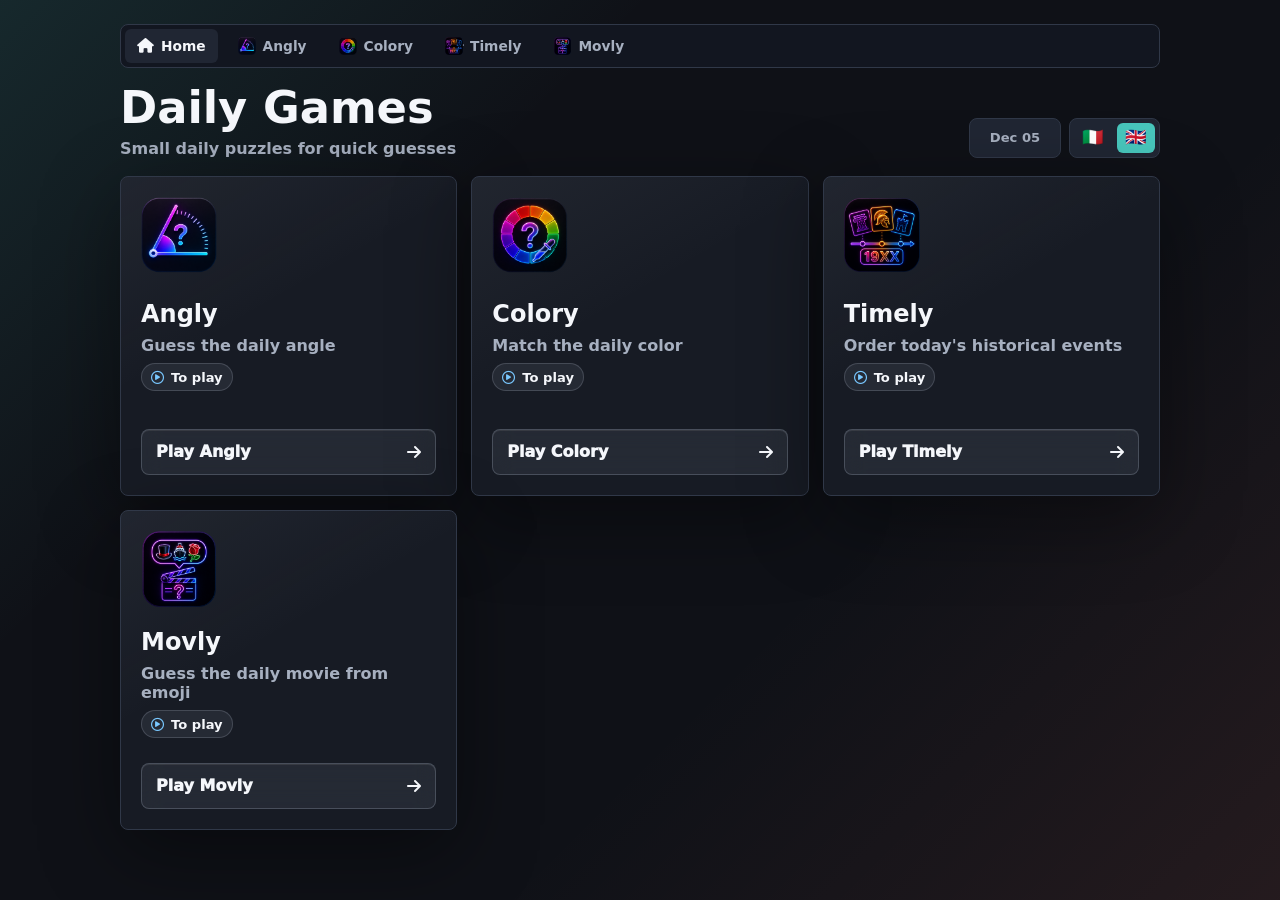
<file: index.html>
<!doctype html>
<html lang="en">
  <head>
    <meta charset="utf-8">
    <meta name="viewport" content="width=device-width, initial-scale=1">
    <meta name="description" content="Small daily browser puzzles: guess angles, match RGB colors, order historical events, and decode movies from emoji.">
    <meta name="theme-color" content="#0f1117">
    <meta name="color-scheme" content="dark">
    <meta name="application-name" content="Daily Games">
    <meta name="apple-mobile-web-app-title" content="Daily Games">
    <meta name="mobile-web-app-capable" content="yes">
    <meta name="apple-mobile-web-app-capable" content="yes">
    <meta name="apple-mobile-web-app-status-bar-style" content="black-translucent">
    <meta name="format-detection" content="telephone=no">
    <meta property="og:type" content="website">
    <meta property="og:title" content="Daily Games">
    <meta property="og:description" content="Small daily browser puzzles: Angly, Colory, Timely, and Movly.">
    <meta property="og:image" content="assets/icon.png">
    <meta name="twitter:card" content="summary">
    <meta name="twitter:title" content="Daily Games">
    <meta name="twitter:description" content="Small daily browser puzzles: Angly, Colory, Timely, and Movly.">
    <meta name="twitter:image" content="assets/icon.png">
    <title>Daily Games</title>
    <link rel="icon" type="image/png" href="assets/icon.png">
    <link rel="apple-touch-icon" href="assets/icon.png">
    <link rel="manifest" href="site.webmanifest">
    <link rel="stylesheet" href="https://cdnjs.cloudflare.com/ajax/libs/font-awesome/6.5.2/css/all.min.css">
    <link rel="stylesheet" href="styles.css">
  </head>
  <body>
    <main class="app-shell home-shell">
      <section class="game-panel home-panel" aria-labelledby="home-title">
        <nav class="site-nav" aria-label="Games">
          <a class="nav-link is-active" href="index.html">
            <i class="fa-solid fa-house" aria-hidden="true"></i>
            <span data-i18n="navHome">Home</span>
          </a>
          <a class="nav-link" href="angly.html">
            <span class="nav-icon-wrap" aria-hidden="true">
              <img class="nav-game-icon" src="assets/angly-icon.png" alt="" onerror="this.hidden = true">
              <i class="fa-solid fa-drafting-compass"></i>
            </span>
            <span data-i18n="navAngly">Angly</span>
          </a>
          <a class="nav-link" href="colory.html">
            <span class="nav-icon-wrap" aria-hidden="true">
              <img class="nav-game-icon" src="assets/colory-icon.png" alt="" onerror="this.hidden = true">
              <i class="fa-solid fa-palette"></i>
            </span>
            <span data-i18n="navColory">Colory</span>
          </a>
          <a class="nav-link" href="timely.html">
            <span class="nav-icon-wrap" aria-hidden="true">
              <img class="nav-game-icon" src="assets/timely-icon.png" alt="" onerror="this.hidden = true">
              <i class="fa-solid fa-timeline"></i>
            </span>
            <span data-i18n="navTimely">Timely</span>
          </a>
          <a class="nav-link" href="movly.html">
            <span class="nav-icon-wrap" aria-hidden="true">
              <img class="nav-game-icon" src="assets/movly-icon.png" alt="" onerror="this.hidden = true">
              <i class="fa-solid fa-film"></i>
            </span>
            <span data-i18n="navMovly">Movly</span>
          </a>
        </nav>

        <header class="home-hero">
          <div class="title-block">
            <h1 id="home-title" data-i18n="homeTitle">Daily Games</h1>
            <p class="home-subtitle" data-i18n="homeSubtitle">Small daily puzzles for quick guesses.</p>
          </div>

          <div class="top-actions">
            <div class="date-pill" id="dateLabel" data-i18n-aria="dailyDateLabel" aria-label="Daily date"></div>
            <div class="language-switch" role="group" data-i18n-aria="languageLabel" aria-label="Language">
              <button class="language-button" type="button" data-lang="it" data-i18n-aria="italianLanguage" aria-label="Italiano">🇮🇹</button>
              <button class="language-button" type="button" data-lang="en" data-i18n-aria="englishLanguage" aria-label="English">🇬🇧</button>
            </div>
          </div>
        </header>

        <div class="game-card-grid">
          <article class="game-card is-angly">
            <div class="game-card-art" aria-hidden="true">
              <img class="game-card-png" src="assets/angly-icon.png" alt="" loading="lazy" onerror="this.hidden = true">
              <i class="fa-solid fa-drafting-compass"></i>
            </div>
            <div class="game-card-copy">
              <h2 data-i18n="anglyTitle">Angly</h2>
              <p data-i18n="anglyDescription">Guess the daily angle</p>
              <span class="game-status" id="anglyStatus"></span>
            </div>
            <a class="play-link" href="angly.html">
              <span data-i18n="playAngly">Play Angly</span>
              <i class="fa-solid fa-arrow-right" aria-hidden="true"></i>
            </a>
          </article>

          <article class="game-card is-colory">
            <div class="game-card-art" aria-hidden="true">
              <img class="game-card-png" src="assets/colory-icon.png" alt="" loading="lazy" onerror="this.hidden = true">
              <i class="fa-solid fa-palette"></i>
            </div>
            <div class="game-card-copy">
              <h2 data-i18n="coloryTitle">Colory</h2>
              <p data-i18n="coloryDescription">Match the daily color</p>
              <span class="game-status" id="coloryStatus"></span>
            </div>
            <a class="play-link" href="colory.html">
              <span data-i18n="playColory">Play Colory</span>
              <i class="fa-solid fa-arrow-right" aria-hidden="true"></i>
            </a>
          </article>

          <article class="game-card is-timely">
            <div class="game-card-art" aria-hidden="true">
              <img class="game-card-png" src="assets/timely-icon.png" alt="" loading="lazy" onerror="this.hidden = true">
              <i class="fa-solid fa-timeline"></i>
            </div>
            <div class="game-card-copy">
              <h2 data-i18n="timelyTitle">Timely</h2>
              <p data-i18n="timelyDescription">Order today's historical events</p>
              <span class="game-status" id="timelyStatus"></span>
            </div>
            <a class="play-link" href="timely.html">
              <span data-i18n="playTimely">Play Timely</span>
              <i class="fa-solid fa-arrow-right" aria-hidden="true"></i>
            </a>
          </article>

          <article class="game-card is-movly">
            <div class="game-card-art" aria-hidden="true">
              <img class="game-card-png" src="assets/movly-icon.png" alt="" loading="lazy" onerror="this.hidden = true">
              <i class="fa-solid fa-film"></i>
            </div>
            <div class="game-card-copy">
              <h2 data-i18n="movlyTitle">Movly</h2>
              <p data-i18n="movlyDescription">Guess the daily movie from emoji</p>
              <span class="game-status" id="movlyStatus"></span>
            </div>
            <a class="play-link" href="movly.html">
              <span data-i18n="playMovly">Play Movly</span>
              <i class="fa-solid fa-arrow-right" aria-hidden="true"></i>
            </a>
          </article>
        </div>
      </section>
    </main>

    <script src="home.js"></script>
  </body>
</html>
</file>
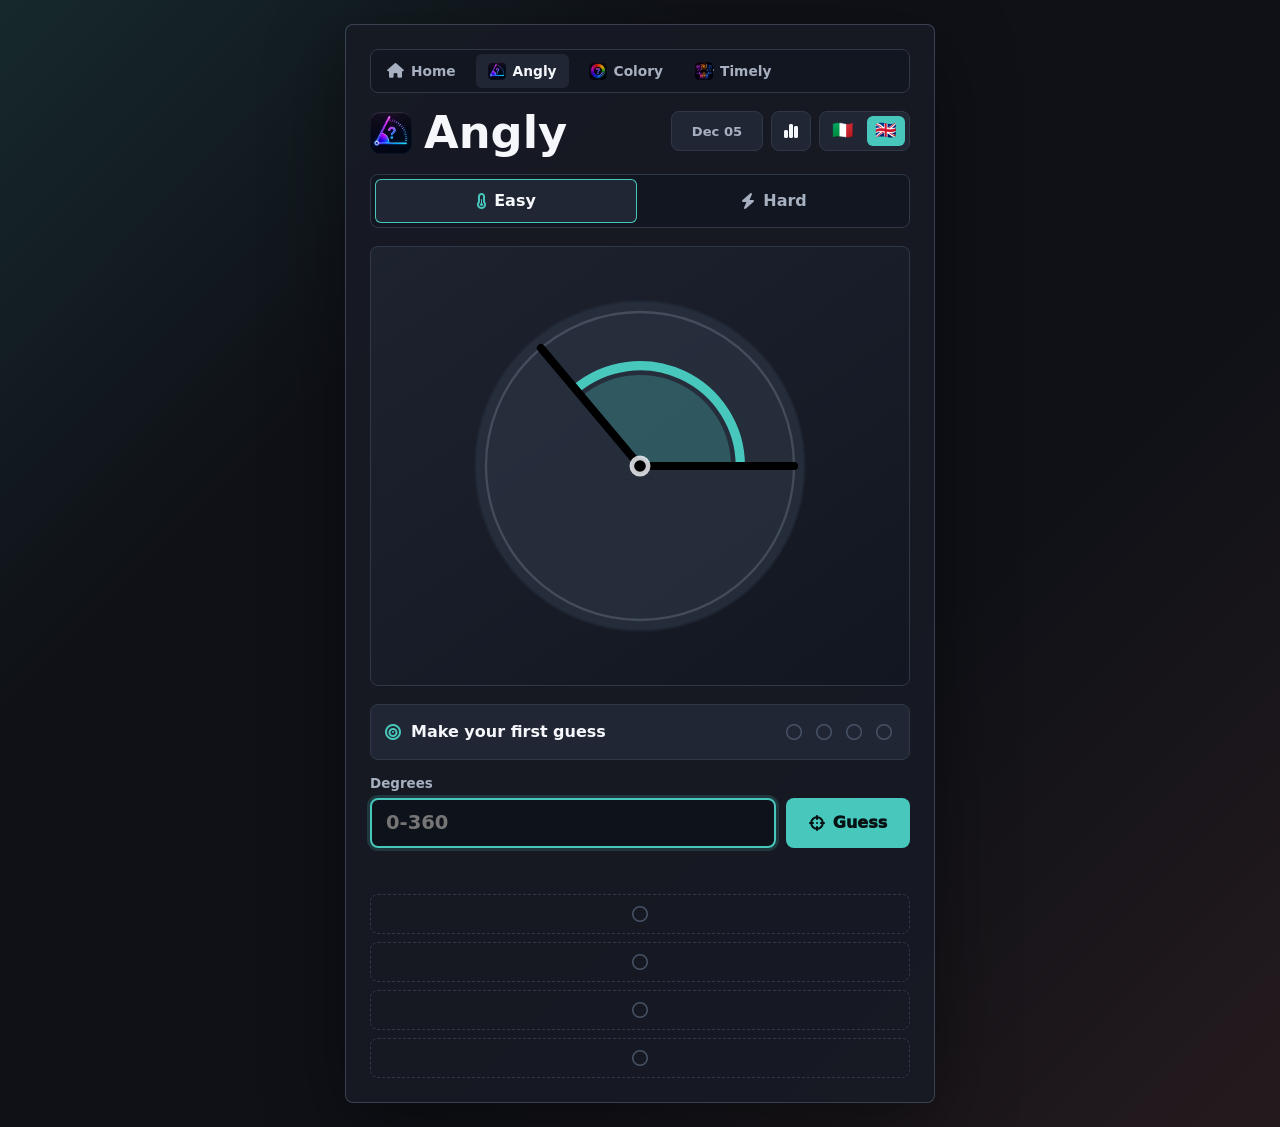
<file: angly.html>
<!doctype html>
<html lang="en">
  <head>
    <meta charset="utf-8">
    <meta name="viewport" content="width=device-width, initial-scale=1">
    <meta name="description" content="Guess the daily angle in Angly, a quick browser puzzle with four attempts.">
    <meta name="theme-color" content="#0f1117">
    <meta name="color-scheme" content="dark">
    <meta name="application-name" content="Daily Games">
    <meta name="apple-mobile-web-app-title" content="Angly">
    <meta name="mobile-web-app-capable" content="yes">
    <meta name="apple-mobile-web-app-capable" content="yes">
    <meta name="apple-mobile-web-app-status-bar-style" content="black-translucent">
    <meta name="format-detection" content="telephone=no">
    <meta property="og:type" content="website">
    <meta property="og:title" content="Angly">
    <meta property="og:description" content="Guess the daily angle in four attempts.">
    <meta property="og:image" content="assets/icon.png">
    <meta name="twitter:card" content="summary">
    <meta name="twitter:title" content="Angly">
    <meta name="twitter:description" content="Guess the daily angle in four attempts.">
    <meta name="twitter:image" content="assets/icon.png">
    <title>Angly</title>
    <link rel="icon" type="image/png" href="assets/icon.png">
    <link rel="apple-touch-icon" href="assets/icon.png">
    <link rel="manifest" href="site.webmanifest">
    <link rel="stylesheet" href="https://cdnjs.cloudflare.com/ajax/libs/font-awesome/6.5.2/css/all.min.css">
    <link rel="stylesheet" href="styles.css">
  </head>
  <body>
    <main class="app-shell">
      <section class="game-panel" aria-labelledby="app-title">
        <nav class="site-nav" aria-label="Games">
          <a class="nav-link" href="index.html">
            <i class="fa-solid fa-house" aria-hidden="true"></i>
            <span data-i18n="navHome">Home</span>
          </a>
          <a class="nav-link is-active" href="angly.html">
            <span class="nav-icon-wrap" aria-hidden="true">
              <img class="nav-game-icon" src="assets/angly-icon.png" alt="" onerror="this.hidden = true">
              <i class="fa-solid fa-drafting-compass"></i>
            </span>
            <span data-i18n="navAngly">Angly</span>
          </a>
          <a class="nav-link" href="colory.html">
            <span class="nav-icon-wrap" aria-hidden="true">
              <img class="nav-game-icon" src="assets/colory-icon.png" alt="" onerror="this.hidden = true">
              <i class="fa-solid fa-palette"></i>
            </span>
            <span data-i18n="navColory">Colory</span>
          </a>
          <a class="nav-link" href="timely.html">
            <span class="nav-icon-wrap" aria-hidden="true">
              <img class="nav-game-icon" src="assets/timely-icon.png" alt="" onerror="this.hidden = true">
              <i class="fa-solid fa-timeline"></i>
            </span>
            <span data-i18n="navTimely">Timely</span>
          </a>
        </nav>

        <header class="topbar">
          <div class="title-block">
            <h1 class="game-title" id="app-title">
              <span class="title-icon-wrap" aria-hidden="true">
                <img class="title-game-icon" src="assets/angly-icon.png" alt="" onerror="this.hidden = true">
                <i class="fa-solid fa-drafting-compass"></i>
              </span>
              <span data-i18n="title">Angly</span>
            </h1>
          </div>

          <div class="top-actions">
            <div class="date-pill" id="dateLabel" data-i18n-aria="dailyDateLabel" aria-label="Daily date"></div>
            <button class="icon-button" id="statsButton" type="button" data-i18n-aria="openStats" aria-label="Open statistics">
              <i class="fa-solid fa-chart-simple" aria-hidden="true"></i>
            </button>
            <div class="language-switch" role="group" data-i18n-aria="languageLabel" aria-label="Language">
              <button class="language-button" type="button" data-lang="it" data-i18n-aria="italianLanguage" aria-label="Italiano">🇮🇹</button>
              <button class="language-button" type="button" data-lang="en" data-i18n-aria="englishLanguage" aria-label="English">🇬🇧</button>
            </div>
          </div>
        </header>

        <div class="mode-switch" role="tablist" data-i18n-aria="difficultyLabel" aria-label="Difficulty">
          <button class="mode-button is-active" type="button" role="tab" aria-selected="true" data-mode="easy">
            <i class="fa-solid fa-temperature-half" aria-hidden="true"></i>
            <span data-i18n="easy">Easy</span>
          </button>
          <button class="mode-button" type="button" role="tab" aria-selected="false" data-mode="hard">
            <i class="fa-solid fa-bolt" aria-hidden="true"></i>
            <span data-i18n="hard">Hard</span>
          </button>
        </div>

        <div class="angle-stage" id="angleStage" aria-live="off">
          <svg id="angleSvg" class="angle-svg" viewBox="0 0 360 360" role="img" aria-labelledby="angleTitle angleDesc">
            <title id="angleTitle">Daily angle</title>
            <desc id="angleDesc">An angle to guess</desc>
            <circle class="guide-ring" cx="180" cy="180" r="132"></circle>
            <path id="angleSector" class="angle-sector" d=""></path>
            <path id="angleArc" class="angle-arc" d=""></path>
            <line id="baseRay" class="base-ray" x1="180" y1="180" x2="312" y2="180"></line>
            <line id="targetRay" class="target-ray" x1="180" y1="180" x2="312" y2="180"></line>
            <circle class="origin-dot" cx="180" cy="180" r="7"></circle>
          </svg>
        </div>

        <div class="status-strip" id="statusStrip">
          <div class="status-copy">
            <i id="statusIcon" class="fa-solid fa-bullseye" aria-hidden="true"></i>
            <p id="statusText" class="status-text" data-i18n="ready">Make your first guess.</p>
          </div>
          <div class="attempt-dots" id="attemptDots" data-i18n-aria="attemptsLabel" aria-label="Attempts"></div>
        </div>

        <form class="guess-form" id="guessForm" novalidate>
          <label class="guess-label" for="guessInput" data-i18n="guessLabel">Degrees</label>
          <div class="input-row">
            <input id="guessInput" class="guess-input" name="guess" type="tel" inputmode="numeric" pattern="[0-9]*" enterkeyhint="done" autocomplete="off" min="0" max="360" placeholder="0-360">
            <button class="guess-button" type="submit">
              <i class="fa-solid fa-crosshairs" aria-hidden="true"></i>
              <span data-i18n="guessButton">Guess</span>
            </button>
          </div>
          <p id="formMessage" class="form-message" aria-live="polite">
            <i id="formMessageIcon" class="fa-solid fa-circle-info" aria-hidden="true"></i>
            <span id="formMessageText"></span>
          </p>
        </form>

        <ol class="guess-list" id="guessList" data-i18n-aria="previousGuesses" aria-label="Previous guesses"></ol>
      </section>
    </main>

    <dialog class="stats-dialog" id="statsDialog" aria-labelledby="statsTitle">
      <div class="stats-panel">
        <header class="stats-header">
          <div>
            <p class="eyebrow" data-i18n="statsEyebrow">Local stats</p>
            <h2 id="statsTitle" data-i18n="statsTitle">Statistics</h2>
          </div>
          <button class="icon-button" id="statsCloseButton" type="button" data-i18n-aria="closeStats" aria-label="Close statistics">
            <i class="fa-solid fa-xmark" aria-hidden="true"></i>
          </button>
        </header>

        <div class="stats-grid">
          <div class="stat-tile">
            <i class="fa-solid fa-gamepad" aria-hidden="true"></i>
            <span id="statsPlayed" class="stat-value">0</span>
            <span class="stat-label" data-i18n="statsPlayed">Played</span>
          </div>
          <div class="stat-tile">
            <i class="fa-solid fa-trophy" aria-hidden="true"></i>
            <span id="statsWins" class="stat-value">0</span>
            <span class="stat-label" data-i18n="statsWins">Wins</span>
          </div>
          <div class="stat-tile">
            <i class="fa-solid fa-percent" aria-hidden="true"></i>
            <span id="statsWinRate" class="stat-value">0%</span>
            <span class="stat-label" data-i18n="statsWinRate">Win rate</span>
          </div>
          <div class="stat-tile">
            <i class="fa-solid fa-fire" aria-hidden="true"></i>
            <span id="statsCurrentStreak" class="stat-value">0</span>
            <span class="stat-label" data-i18n="statsCurrentStreak">Streak</span>
          </div>
          <div class="stat-tile">
            <i class="fa-solid fa-medal" aria-hidden="true"></i>
            <span id="statsBestStreak" class="stat-value">0</span>
            <span class="stat-label" data-i18n="statsBestStreak">Best</span>
          </div>
        </div>

        <section class="distribution-section" aria-labelledby="distributionTitle">
          <h3 id="distributionTitle" data-i18n="distributionTitle">Guess distribution</h3>
          <div id="statsDistribution" class="distribution-list"></div>
          <p id="statsEmpty" class="stats-empty" data-i18n="statsEmpty">Finish a daily puzzle to start tracking stats.</p>
        </section>
      </div>
    </dialog>

    <script src="angly.js"></script>
  </body>
</html>
</file>
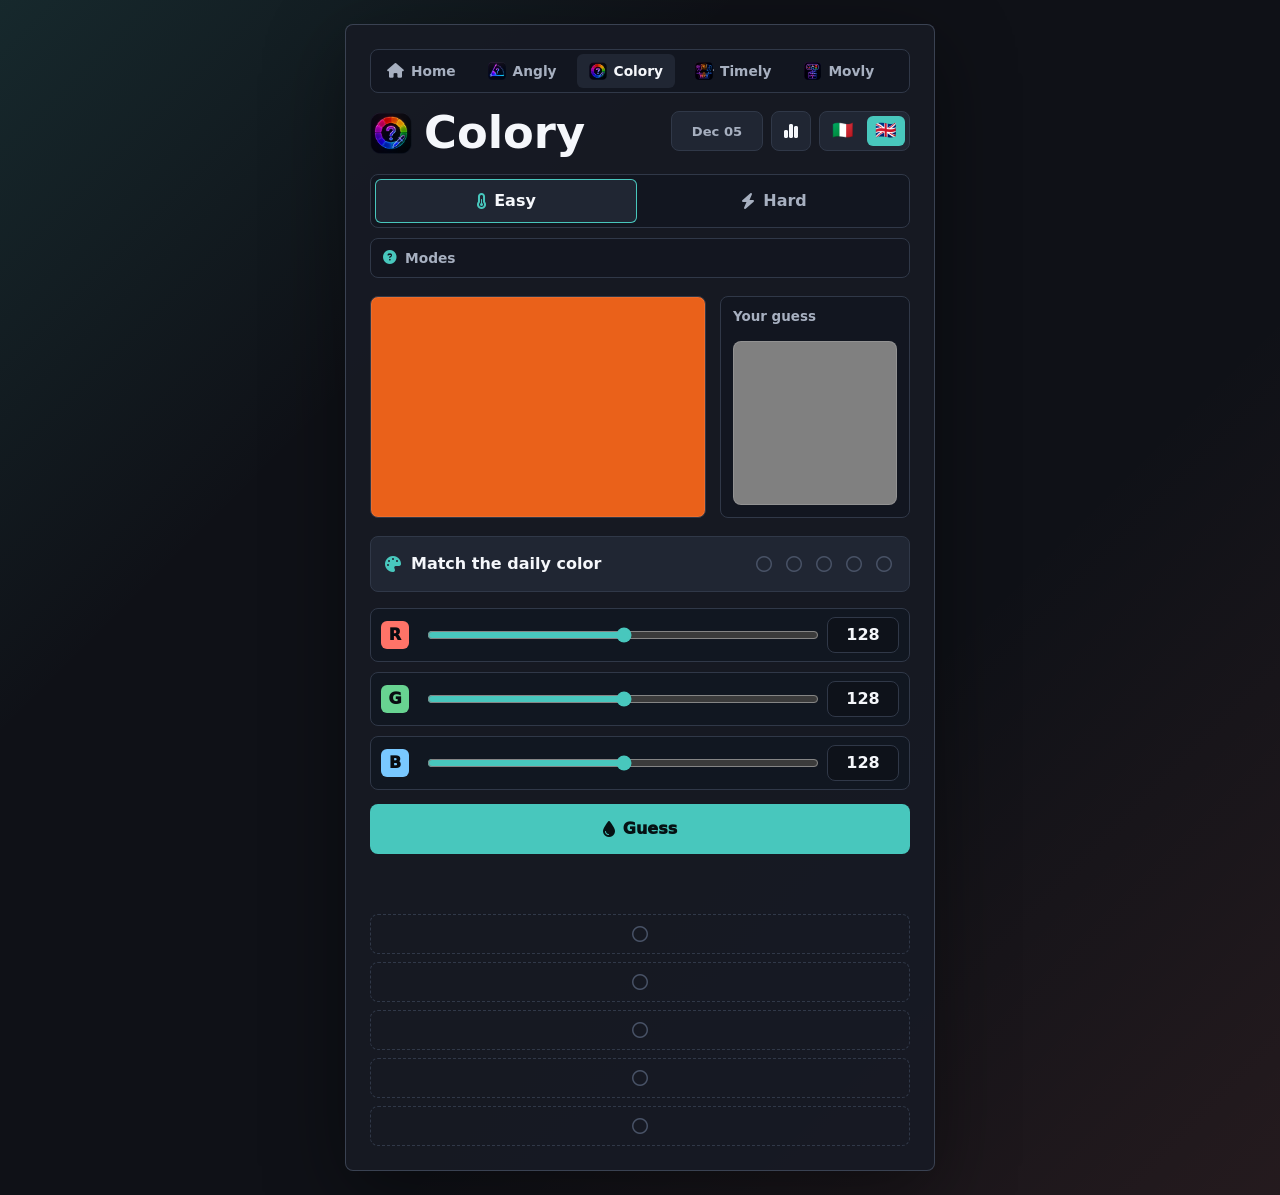
<file: colory.html>
<!doctype html>
<html lang="en">
  <head>
    <meta charset="utf-8">
    <meta name="viewport" content="width=device-width, initial-scale=1">
    <meta name="description" content="Match the daily RGB color in Colory, a quick browser puzzle with sliders.">
    <meta name="theme-color" content="#0f1117">
    <meta name="color-scheme" content="dark">
    <meta name="application-name" content="Daily Games">
    <meta name="apple-mobile-web-app-title" content="Colory">
    <meta name="mobile-web-app-capable" content="yes">
    <meta name="apple-mobile-web-app-capable" content="yes">
    <meta name="apple-mobile-web-app-status-bar-style" content="black-translucent">
    <meta name="format-detection" content="telephone=no">
    <meta property="og:type" content="website">
    <meta property="og:title" content="Colory">
    <meta property="og:description" content="Match the daily RGB color with sliders.">
    <meta property="og:image" content="assets/icon.png">
    <meta name="twitter:card" content="summary">
    <meta name="twitter:title" content="Colory">
    <meta name="twitter:description" content="Match the daily RGB color with sliders.">
    <meta name="twitter:image" content="assets/icon.png">
    <title>Colory</title>
    <link rel="icon" type="image/png" href="assets/icon.png">
    <link rel="apple-touch-icon" href="assets/icon.png">
    <link rel="manifest" href="site.webmanifest">
    <link rel="stylesheet" href="https://cdnjs.cloudflare.com/ajax/libs/font-awesome/6.5.2/css/all.min.css">
    <link rel="stylesheet" href="styles.css">
  </head>
  <body>
    <main class="app-shell">
      <section class="game-panel" aria-labelledby="app-title">
        <nav class="site-nav" aria-label="Games">
          <a class="nav-link" href="index.html">
            <i class="fa-solid fa-house" aria-hidden="true"></i>
            <span data-i18n="navHome">Home</span>
          </a>
          <a class="nav-link" href="angly.html">
            <span class="nav-icon-wrap" aria-hidden="true">
              <img class="nav-game-icon" src="assets/angly-icon.png" alt="" onerror="this.hidden = true">
              <i class="fa-solid fa-drafting-compass"></i>
            </span>
            <span data-i18n="navAngly">Angly</span>
          </a>
          <a class="nav-link is-active" href="colory.html">
            <span class="nav-icon-wrap" aria-hidden="true">
              <img class="nav-game-icon" src="assets/colory-icon.png" alt="" onerror="this.hidden = true">
              <i class="fa-solid fa-palette"></i>
            </span>
            <span data-i18n="navColory">Colory</span>
          </a>
          <a class="nav-link" href="timely.html">
            <span class="nav-icon-wrap" aria-hidden="true">
              <img class="nav-game-icon" src="assets/timely-icon.png" alt="" onerror="this.hidden = true">
              <i class="fa-solid fa-timeline"></i>
            </span>
            <span data-i18n="navTimely">Timely</span>
          </a>
          <a class="nav-link" href="movly.html">
            <span class="nav-icon-wrap" aria-hidden="true">
              <img class="nav-game-icon" src="assets/movly-icon.png" alt="" onerror="this.hidden = true">
              <i class="fa-solid fa-film"></i>
            </span>
            <span data-i18n="navMovly">Movly</span>
          </a>
        </nav>

        <header class="topbar">
          <div class="title-block">
            <h1 class="game-title" id="app-title">
              <span class="title-icon-wrap" aria-hidden="true">
                <img class="title-game-icon" src="assets/colory-icon.png" alt="" onerror="this.hidden = true">
                <i class="fa-solid fa-palette"></i>
              </span>
              <span data-i18n="title">Colory</span>
            </h1>
          </div>

          <div class="top-actions">
            <div class="date-pill" id="dateLabel" data-i18n-aria="dailyDateLabel" aria-label="Daily date"></div>
            <button class="icon-button" id="statsButton" type="button" data-i18n-aria="openStats" aria-label="Open statistics">
              <i class="fa-solid fa-chart-simple" aria-hidden="true"></i>
            </button>
            <div class="language-switch" role="group" data-i18n-aria="languageLabel" aria-label="Language">
              <button class="language-button" type="button" data-lang="it" data-i18n-aria="italianLanguage" aria-label="Italiano">🇮🇹</button>
              <button class="language-button" type="button" data-lang="en" data-i18n-aria="englishLanguage" aria-label="English">🇬🇧</button>
            </div>
          </div>
        </header>

        <div class="mode-switch" role="tablist" data-i18n-aria="difficultyLabel" aria-label="Difficulty">
          <button class="mode-button is-active" type="button" role="tab" aria-selected="true" data-mode="easy">
            <i class="fa-solid fa-temperature-half" aria-hidden="true"></i>
            <span data-i18n="easy">Easy</span>
          </button>
          <button class="mode-button" type="button" role="tab" aria-selected="false" data-mode="hard">
            <i class="fa-solid fa-bolt" aria-hidden="true"></i>
            <span data-i18n="hard">Hard</span>
          </button>
        </div>

        <details class="mode-legend">
          <summary>
            <i class="fa-solid fa-circle-question" aria-hidden="true"></i>
            <span data-i18n="modeLegendTitle">Modes</span>
          </summary>
          <div class="mode-legend-copy">
            <p><strong data-i18n="easy">Easy</strong>: <span data-i18n="easyLegend">win when every channel is within ±5.</span></p>
            <p><strong data-i18n="hard">Hard</strong>: <span data-i18n="hardLegend">guess the exact RGB values.</span></p>
          </div>
        </details>

        <div class="color-stage">
          <div class="color-target" id="targetSwatch" data-i18n-aria="targetColorLabel" aria-label="Target color"></div>
          <div class="color-preview-wrap">
            <span class="guess-label" data-i18n="yourGuess">Your guess</span>
            <div class="color-preview" id="guessPreview"></div>
          </div>
        </div>

        <div class="status-strip" id="statusStrip">
          <div class="status-copy">
            <i id="statusIcon" class="fa-solid fa-palette" aria-hidden="true"></i>
            <p id="statusText" class="status-text" data-i18n="ready">Match the daily color.</p>
          </div>
          <div class="attempt-dots" id="attemptDots" data-i18n-aria="attemptsLabel" aria-label="Attempts"></div>
        </div>

        <form class="color-form" id="colorForm" novalidate>
          <div class="rgb-controls">
            <label class="rgb-control">
              <span class="rgb-channel is-red">R</span>
              <input class="rgb-slider" id="redSlider" type="range" min="0" max="255" value="128" data-channel="r">
              <input class="rgb-number" id="redInput" type="tel" inputmode="numeric" pattern="[0-9]*" min="0" max="255" value="128" data-channel="r">
            </label>
            <label class="rgb-control">
              <span class="rgb-channel is-green">G</span>
              <input class="rgb-slider" id="greenSlider" type="range" min="0" max="255" value="128" data-channel="g">
              <input class="rgb-number" id="greenInput" type="tel" inputmode="numeric" pattern="[0-9]*" min="0" max="255" value="128" data-channel="g">
            </label>
            <label class="rgb-control">
              <span class="rgb-channel is-blue">B</span>
              <input class="rgb-slider" id="blueSlider" type="range" min="0" max="255" value="128" data-channel="b">
              <input class="rgb-number" id="blueInput" type="tel" inputmode="numeric" pattern="[0-9]*" min="0" max="255" value="128" data-channel="b">
            </label>
          </div>

          <button class="guess-button color-submit" type="submit">
            <i class="fa-solid fa-droplet" aria-hidden="true"></i>
            <span data-i18n="guessButton">Guess</span>
          </button>

          <p id="formMessage" class="form-message" aria-live="polite">
            <i id="formMessageIcon" class="fa-solid fa-circle-info" aria-hidden="true"></i>
            <span id="formMessageText"></span>
          </p>
        </form>

        <ol class="color-guess-list" id="guessList" data-i18n-aria="previousGuesses" aria-label="Previous guesses"></ol>
      </section>
    </main>

    <dialog class="stats-dialog" id="statsDialog" aria-labelledby="statsTitle">
      <div class="stats-panel">
        <header class="stats-header">
          <div>
            <p class="eyebrow" data-i18n="statsEyebrow">Local stats</p>
            <h2 id="statsTitle" data-i18n="statsTitle">Statistics</h2>
          </div>
          <button class="icon-button" id="statsCloseButton" type="button" data-i18n-aria="closeStats" aria-label="Close statistics">
            <i class="fa-solid fa-xmark" aria-hidden="true"></i>
          </button>
        </header>

        <div class="stats-grid">
          <div class="stat-tile">
            <i class="fa-solid fa-gamepad" aria-hidden="true"></i>
            <span id="statsPlayed" class="stat-value">0</span>
            <span class="stat-label" data-i18n="statsPlayed">Played</span>
          </div>
          <div class="stat-tile">
            <i class="fa-solid fa-trophy" aria-hidden="true"></i>
            <span id="statsWins" class="stat-value">0</span>
            <span class="stat-label" data-i18n="statsWins">Wins</span>
          </div>
          <div class="stat-tile">
            <i class="fa-solid fa-percent" aria-hidden="true"></i>
            <span id="statsWinRate" class="stat-value">0%</span>
            <span class="stat-label" data-i18n="statsWinRate">Win rate</span>
          </div>
          <div class="stat-tile">
            <i class="fa-solid fa-fire" aria-hidden="true"></i>
            <span id="statsCurrentStreak" class="stat-value">0</span>
            <span class="stat-label" data-i18n="statsCurrentStreak">Streak</span>
          </div>
          <div class="stat-tile">
            <i class="fa-solid fa-medal" aria-hidden="true"></i>
            <span id="statsBestStreak" class="stat-value">0</span>
            <span class="stat-label" data-i18n="statsBestStreak">Best</span>
          </div>
        </div>

        <section class="distribution-section" aria-labelledby="distributionTitle">
          <h3 id="distributionTitle" data-i18n="distributionTitle">Guesses</h3>
          <div id="statsDistribution" class="distribution-list"></div>
          <p id="statsEmpty" class="stats-empty" data-i18n="statsEmpty">Finish a daily puzzle to start tracking stats.</p>
        </section>
      </div>
    </dialog>

    <script src="colory.js"></script>
  </body>
</html>
</file>
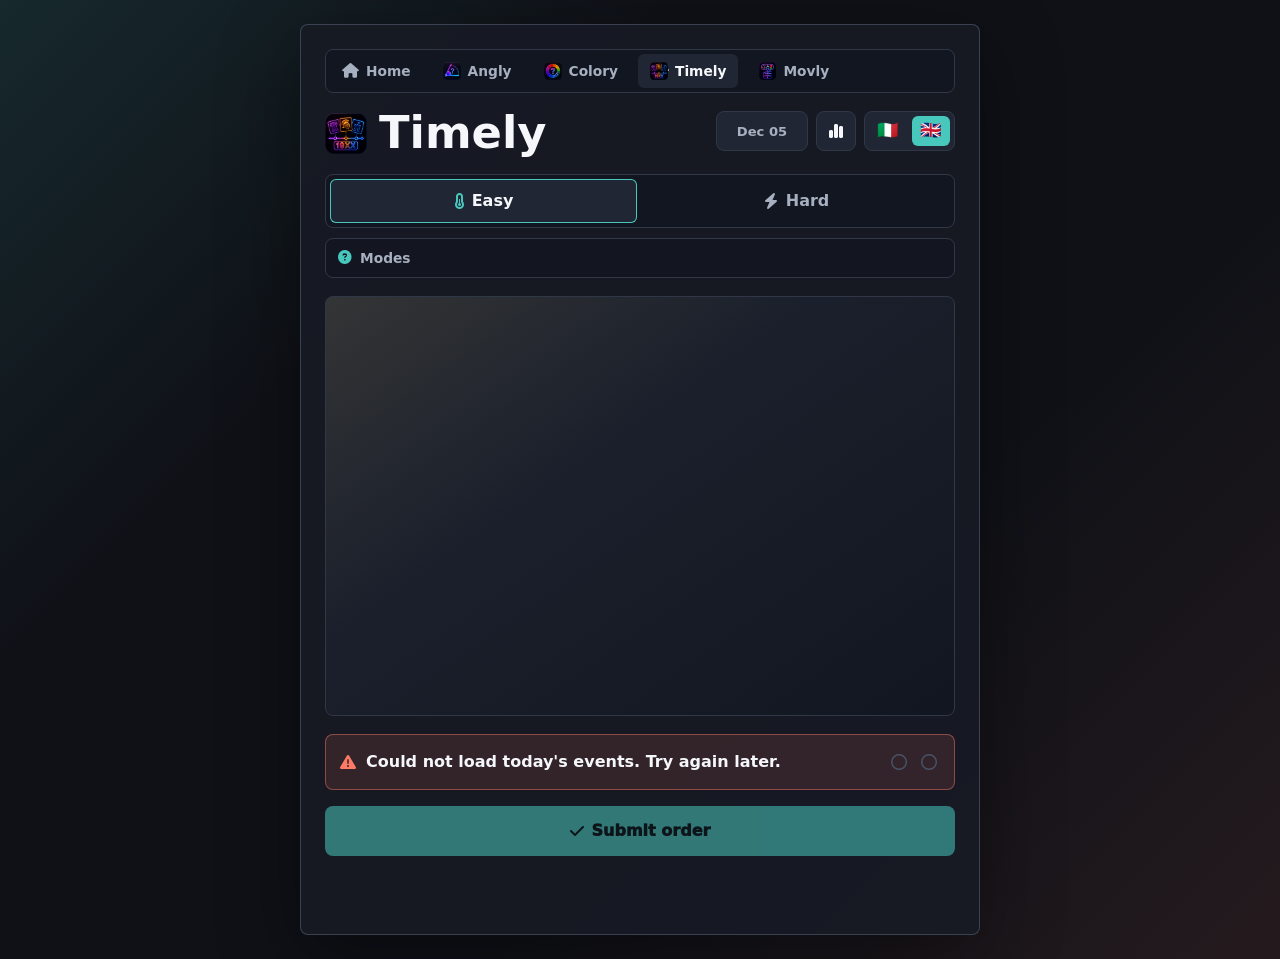
<file: timely.html>
<!doctype html>
<html lang="en">
  <head>
    <meta charset="utf-8">
    <meta name="viewport" content="width=device-width, initial-scale=1">
    <meta name="description" content="Order five historical events from today in history in Timely, a quick browser puzzle.">
    <meta name="theme-color" content="#0f1117">
    <meta name="color-scheme" content="dark">
    <meta name="application-name" content="Daily Games">
    <meta name="apple-mobile-web-app-title" content="Timely">
    <meta name="mobile-web-app-capable" content="yes">
    <meta name="apple-mobile-web-app-capable" content="yes">
    <meta name="apple-mobile-web-app-status-bar-style" content="black-translucent">
    <meta name="format-detection" content="telephone=no">
    <meta property="og:type" content="website">
    <meta property="og:title" content="Timely">
    <meta property="og:description" content="Order five events from today in history.">
    <meta property="og:image" content="assets/icon.png">
    <meta name="twitter:card" content="summary">
    <meta name="twitter:title" content="Timely">
    <meta name="twitter:description" content="Order five events from today in history.">
    <meta name="twitter:image" content="assets/icon.png">
    <title>Timely</title>
    <link rel="icon" type="image/png" href="assets/icon.png">
    <link rel="apple-touch-icon" href="assets/icon.png">
    <link rel="manifest" href="site.webmanifest">
    <link rel="stylesheet" href="https://cdnjs.cloudflare.com/ajax/libs/font-awesome/6.5.2/css/all.min.css">
    <link rel="stylesheet" href="styles.css">
  </head>
  <body>
    <main class="app-shell">
      <section class="game-panel timely-panel" aria-labelledby="app-title">
        <nav class="site-nav" aria-label="Games">
          <a class="nav-link" href="index.html">
            <i class="fa-solid fa-house" aria-hidden="true"></i>
            <span data-i18n="navHome">Home</span>
          </a>
          <a class="nav-link" href="angly.html">
            <span class="nav-icon-wrap" aria-hidden="true">
              <img class="nav-game-icon" src="assets/angly-icon.png" alt="" onerror="this.hidden = true">
              <i class="fa-solid fa-drafting-compass"></i>
            </span>
            <span data-i18n="navAngly">Angly</span>
          </a>
          <a class="nav-link" href="colory.html">
            <span class="nav-icon-wrap" aria-hidden="true">
              <img class="nav-game-icon" src="assets/colory-icon.png" alt="" onerror="this.hidden = true">
              <i class="fa-solid fa-palette"></i>
            </span>
            <span data-i18n="navColory">Colory</span>
          </a>
          <a class="nav-link is-active" href="timely.html">
            <span class="nav-icon-wrap" aria-hidden="true">
              <img class="nav-game-icon" src="assets/timely-icon.png" alt="" onerror="this.hidden = true">
              <i class="fa-solid fa-timeline"></i>
            </span>
            <span data-i18n="navTimely">Timely</span>
          </a>
          <a class="nav-link" href="movly.html">
            <span class="nav-icon-wrap" aria-hidden="true">
              <img class="nav-game-icon" src="assets/movly-icon.png" alt="" onerror="this.hidden = true">
              <i class="fa-solid fa-film"></i>
            </span>
            <span data-i18n="navMovly">Movly</span>
          </a>
        </nav>

        <header class="topbar">
          <div class="title-block">
            <h1 class="game-title" id="app-title">
              <span class="title-icon-wrap" aria-hidden="true">
                <img class="title-game-icon" src="assets/timely-icon.png" alt="" onerror="this.hidden = true">
                <i class="fa-solid fa-timeline"></i>
              </span>
              <span data-i18n="title">Timely</span>
            </h1>
          </div>

          <div class="top-actions">
            <div class="date-pill" id="dateLabel" data-i18n-aria="dailyDateLabel" aria-label="Daily date"></div>
            <button class="icon-button" id="statsButton" type="button" data-i18n-aria="openStats" aria-label="Open statistics">
              <i class="fa-solid fa-chart-simple" aria-hidden="true"></i>
            </button>
            <div class="language-switch" role="group" data-i18n-aria="languageLabel" aria-label="Language">
              <button class="language-button" type="button" data-lang="it" data-i18n-aria="italianLanguage" aria-label="Italiano">🇮🇹</button>
              <button class="language-button" type="button" data-lang="en" data-i18n-aria="englishLanguage" aria-label="English">🇬🇧</button>
            </div>
          </div>
        </header>

        <div class="mode-switch" role="tablist" data-i18n-aria="difficultyLabel" aria-label="Difficulty">
          <button class="mode-button is-active" type="button" role="tab" aria-selected="true" data-mode="easy">
            <i class="fa-solid fa-temperature-half" aria-hidden="true"></i>
            <span data-i18n="easy">Easy</span>
          </button>
          <button class="mode-button" type="button" role="tab" aria-selected="false" data-mode="hard">
            <i class="fa-solid fa-bolt" aria-hidden="true"></i>
            <span data-i18n="hard">Hard</span>
          </button>
        </div>

        <details class="mode-legend">
          <summary>
            <i class="fa-solid fa-circle-question" aria-hidden="true"></i>
            <span data-i18n="modeLegendTitle">Modes</span>
          </summary>
          <div class="mode-legend-copy">
            <p><strong data-i18n="easy">Easy</strong>: <span data-i18n="easyLegend">shows which positions are correct.</span></p>
            <p><strong data-i18n="hard">Hard</strong>: <span data-i18n="hardLegend">gives no hints between attempts.</span></p>
          </div>
        </details>

        <div class="timely-stage" id="timelyStage" aria-live="off">
          <div class="timely-loading" id="timelyLoading">
            <i class="fa-solid fa-circle-notch fa-spin" aria-hidden="true"></i>
            <span data-i18n="loading">Loading today's events</span>
          </div>
          <ol class="timely-list" id="timelyList" data-i18n-aria="timelyListLabel" aria-label="Timely events"></ol>
        </div>

        <div class="status-strip" id="statusStrip">
          <div class="status-copy">
            <i id="statusIcon" class="fa-solid fa-timeline" aria-hidden="true"></i>
            <p id="statusText" class="status-text" data-i18n="ready">Order events from oldest to newest.</p>
          </div>
          <div class="attempt-dots" id="attemptDots" data-i18n-aria="attemptsLabel" aria-label="Attempts"></div>
        </div>

        <div class="timely-attempt-history" id="attemptHistory" data-i18n-aria="attemptHistoryLabel" aria-label="Attempt history"></div>

        <form class="timely-form" id="timelyForm" novalidate>
          <button class="guess-button timely-submit" type="submit">
            <i class="fa-solid fa-check" aria-hidden="true"></i>
            <span data-i18n="submitOrder">Submit order</span>
          </button>
          <p id="formMessage" class="form-message" aria-live="polite">
            <i id="formMessageIcon" class="fa-solid fa-circle-info" aria-hidden="true"></i>
            <span id="formMessageText"></span>
          </p>
        </form>

      </section>
    </main>

    <dialog class="stats-dialog" id="statsDialog" aria-labelledby="statsTitle">
      <div class="stats-panel">
        <header class="stats-header">
          <div>
            <p class="eyebrow" data-i18n="statsEyebrow">Local stats</p>
            <h2 id="statsTitle" data-i18n="statsTitle">Statistics</h2>
          </div>
          <button class="icon-button" id="statsCloseButton" type="button" data-i18n-aria="closeStats" aria-label="Close statistics">
            <i class="fa-solid fa-xmark" aria-hidden="true"></i>
          </button>
        </header>

        <div class="stats-grid">
          <div class="stat-tile">
            <i class="fa-solid fa-gamepad" aria-hidden="true"></i>
            <span id="statsPlayed" class="stat-value">0</span>
            <span class="stat-label" data-i18n="statsPlayed">Played</span>
          </div>
          <div class="stat-tile">
            <i class="fa-solid fa-trophy" aria-hidden="true"></i>
            <span id="statsWins" class="stat-value">0</span>
            <span class="stat-label" data-i18n="statsWins">Wins</span>
          </div>
          <div class="stat-tile">
            <i class="fa-solid fa-percent" aria-hidden="true"></i>
            <span id="statsWinRate" class="stat-value">0%</span>
            <span class="stat-label" data-i18n="statsWinRate">Win rate</span>
          </div>
          <div class="stat-tile">
            <i class="fa-solid fa-fire" aria-hidden="true"></i>
            <span id="statsCurrentStreak" class="stat-value">0</span>
            <span class="stat-label" data-i18n="statsCurrentStreak">Streak</span>
          </div>
          <div class="stat-tile">
            <i class="fa-solid fa-medal" aria-hidden="true"></i>
            <span id="statsBestStreak" class="stat-value">0</span>
            <span class="stat-label" data-i18n="statsBestStreak">Best</span>
          </div>
        </div>

        <section class="distribution-section" aria-labelledby="distributionTitle">
          <h3 id="distributionTitle" data-i18n="distributionTitle">Attempts</h3>
          <div id="statsDistribution" class="distribution-list"></div>
          <p id="statsEmpty" class="stats-empty" data-i18n="statsEmpty">Finish a daily puzzle to start tracking stats.</p>
        </section>
      </div>
    </dialog>

    <script src="timely.js"></script>
  </body>
</html>
</file>
<file: styles.css>
:root {
  color-scheme: dark;
  --page: #0f1117;
  --panel: #171b24;
  --panel-strong: #202633;
  --panel-soft: #121620;
  --ink: #f5f7fb;
  --muted: #a7b0c0;
  --line: #303848;
  --line-strong: #485266;
  --accent: #48c7bd;
  --accent-dark: #20958f;
  --accent-soft: rgba(72, 199, 189, 0.18);
  --easy-angle: #48c7bd;
  --hard-angle: #ff7a66;
  --timely: #f5c84b;
  --timely-soft: rgba(245, 200, 75, 0.16);
  --movly: #48c7bd;
  --movly-soft: rgba(72, 199, 189, 0.18);
  --coral: #ff7a66;
  --gold: #f5c84b;
  --green: #68d391;
  --blue: #79c8ff;
  --orange: #ff9c47;
  --direction: #a8b8ff;
  --ray: #000000;
  --shadow: 0 22px 80px rgba(0, 0, 0, 0.42);
}

* {
  box-sizing: border-box;
}

html {
  min-height: 100%;
}

body {
  min-height: 100vh;
  margin: 0;
  background:
    linear-gradient(135deg, rgba(72, 199, 189, 0.13), transparent 30%),
    linear-gradient(315deg, rgba(255, 122, 102, 0.09), transparent 36%),
    var(--page);
  color: var(--ink);
  font-family:
    Inter, ui-sans-serif, system-ui, -apple-system, BlinkMacSystemFont, "Segoe UI",
    sans-serif;
}

button,
input {
  font: inherit;
}

button {
  color: inherit;
}

.app-shell {
  min-height: 100vh;
  display: grid;
  place-items: center;
  padding: 24px;
}

.home-shell {
  place-items: start center;
  align-content: start;
}

.game-panel {
  width: min(100%, 590px);
  background: rgba(23, 27, 36, 0.96);
  border: 1px solid rgba(72, 82, 102, 0.72);
  border-radius: 8px;
  box-shadow: var(--shadow);
  padding: 24px;
}

.home-panel {
  width: min(100%, 1040px);
  background: transparent;
  border: 0;
  box-shadow: none;
  padding: 0;
}

.site-nav {
  display: flex;
  align-items: center;
  gap: 8px;
  margin-bottom: 18px;
  padding: 4px;
  border: 1px solid var(--line);
  border-radius: 8px;
  background: var(--panel-soft);
}

.nav-link {
  display: inline-flex;
  align-items: center;
  justify-content: center;
  gap: 7px;
  min-height: 34px;
  padding: 0 12px;
  border-radius: 6px;
  color: var(--muted);
  font-size: 0.86rem;
  font-weight: 900;
  text-decoration: none;
}

.nav-link > i {
  font-size: 0.92rem;
}

.nav-icon-wrap {
  position: relative;
  display: inline-grid;
  place-items: center;
  width: 18px;
  height: 18px;
}

.nav-icon-wrap i {
  font-size: 0.94rem;
}

.nav-game-icon {
  position: absolute;
  inset: 0;
  z-index: 1;
  width: 100%;
  height: 100%;
  object-fit: contain;
}

.nav-game-icon[hidden] {
  display: none;
}

.nav-link:hover,
.nav-link:focus-visible,
.nav-link.is-active {
  background: var(--panel-strong);
  color: var(--ink);
  outline: none;
}

.topbar {
  display: flex;
  align-items: flex-start;
  justify-content: space-between;
  gap: 18px;
  margin-bottom: 18px;
}

.title-block {
  min-width: 0;
}

.eyebrow {
  margin: 0 0 5px;
  color: var(--accent);
  font-size: 0.78rem;
  font-weight: 800;
  text-transform: uppercase;
}

h1,
h2,
h3 {
  margin: 0;
  letter-spacing: 0;
}

h1 {
  font-size: clamp(2rem, 2.8rem, 2.8rem);
  line-height: 1;
}

.game-title {
  display: inline-flex;
  align-items: center;
  gap: 12px;
}

.title-icon-wrap {
  position: relative;
  display: inline-grid;
  place-items: center;
  flex: 0 0 auto;
  width: 42px;
  height: 42px;
  color: var(--accent);
}

.title-icon-wrap i {
  font-size: 1.5rem;
}

.title-game-icon {
  position: absolute;
  inset: 0;
  z-index: 1;
  width: 100%;
  height: 100%;
  object-fit: contain;
}

.title-game-icon[hidden] {
  display: none;
}

h2 {
  font-size: 1.5rem;
}

h3 {
  font-size: 1rem;
}

.home-hero {
  display: flex;
  align-items: flex-end;
  justify-content: space-between;
  gap: 18px;
  margin-bottom: 18px;
}

.home-subtitle {
  max-width: 520px;
  margin: 8px 0 0;
  color: var(--muted);
  font-weight: 700;
}

.top-actions {
  display: flex;
  align-items: center;
  justify-content: flex-end;
  flex-wrap: wrap;
  gap: 8px;
}

.date-pill,
.icon-button,
.language-switch {
  min-height: 40px;
  border: 1px solid var(--line);
  border-radius: 8px;
  background: var(--panel-strong);
}

.date-pill {
  display: grid;
  place-items: center;
  min-width: 92px;
  padding: 8px 10px;
  color: var(--muted);
  font-size: 0.82rem;
  font-weight: 800;
  text-align: center;
  white-space: nowrap;
}

.icon-button {
  display: grid;
  place-items: center;
  width: 40px;
  padding: 0;
  cursor: pointer;
}

.icon-button:hover,
.icon-button:focus-visible {
  border-color: var(--accent);
  color: var(--accent);
  outline: none;
}

.language-switch {
  display: flex;
  align-items: center;
  gap: 5px;
  padding: 4px;
  color: var(--muted);
}

.language-button {
  min-width: 38px;
  min-height: 30px;
  border: 0;
  border-radius: 6px;
  background: transparent;
  color: var(--muted);
  cursor: pointer;
  font-size: 1.08rem;
  font-weight: 900;
  line-height: 1;
}

.language-button.is-active {
  background: var(--accent);
  color: #061113;
}

.mode-switch {
  display: grid;
  grid-template-columns: 1fr 1fr;
  gap: 6px;
  margin-bottom: 18px;
  padding: 4px;
  border: 1px solid var(--line);
  border-radius: 8px;
  background: var(--panel-soft);
}

.mode-button {
  display: inline-flex;
  align-items: center;
  justify-content: center;
  gap: 8px;
  min-height: 44px;
  border: 0;
  border-radius: 6px;
  background: transparent;
  color: var(--muted);
  cursor: pointer;
  font-weight: 850;
}

.mode-button.is-active {
  background: var(--panel-strong);
  color: var(--ink);
  box-shadow: inset 0 0 0 1px var(--mode-color, rgba(72, 199, 189, 0.35));
}

.mode-button[data-mode="easy"] {
  --mode-color: var(--easy-angle);
}

.mode-button[data-mode="hard"] {
  --mode-color: var(--hard-angle);
}

.movly-pool-switch .mode-button[data-pool="best"] {
  --mode-color: var(--easy-angle);
}

.movly-pool-switch .mode-button[data-pool="trending"] {
  --mode-color: var(--hard-angle);
}

.mode-button.is-active i {
  color: var(--mode-color);
}

.mode-button:disabled {
  cursor: not-allowed;
  opacity: 0.6;
}

.mode-legend {
  margin: -8px 0 18px;
  border: 1px solid var(--line);
  border-radius: 8px;
  background: rgba(18, 22, 32, 0.7);
}

.mode-legend summary {
  display: flex;
  align-items: center;
  gap: 8px;
  min-height: 38px;
  padding: 0 12px;
  color: var(--muted);
  cursor: pointer;
  font-size: 0.86rem;
  font-weight: 900;
  list-style: none;
}

.mode-legend summary::-webkit-details-marker {
  display: none;
}

.mode-legend summary i {
  color: var(--accent);
}

.mode-legend-copy {
  display: grid;
  gap: 6px;
  padding: 0 12px 12px;
  color: var(--muted);
  font-size: 0.86rem;
}

.mode-legend-copy p {
  margin: 0;
}

.mode-legend-copy strong {
  color: var(--ink);
}

.angle-stage {
  --mode-angle: var(--easy-angle);
  --mode-angle-soft: rgba(72, 199, 189, 0.26);
  display: grid;
  place-items: center;
  width: 100%;
  aspect-ratio: 1 / 1;
  max-height: min(58vh, 440px);
  min-height: 280px;
  margin: 0 auto 18px;
  border: 1px solid var(--line);
  border-radius: 8px;
  background:
    radial-gradient(circle at center, rgba(41, 49, 64, 0.76) 0 47%, rgba(18, 22, 32, 0.22) 48%),
    linear-gradient(145deg, var(--panel-strong), var(--panel-soft));
  overflow: hidden;
}

.angle-stage[data-mode="easy"] {
  --mode-angle: var(--easy-angle);
  --mode-angle-soft: rgba(72, 199, 189, 0.28);
}

.angle-stage[data-mode="hard"] {
  --mode-angle: var(--hard-angle);
  --mode-angle-soft: rgba(255, 122, 102, 0.28);
}

.angle-svg {
  width: min(100%, 420px);
  height: auto;
  display: block;
}

.guide-ring {
  fill: none;
  stroke: rgba(167, 176, 192, 0.24);
  stroke-width: 2;
}

.angle-sector {
  fill: var(--mode-angle-soft);
  stroke: none;
}

.angle-arc {
  fill: none;
  stroke: var(--mode-angle);
  stroke-width: 8;
  stroke-linecap: butt;
  stroke-linejoin: round;
}

.base-ray,
.target-ray {
  stroke: var(--ray);
  stroke-width: 7;
  stroke-linecap: round;
}

.origin-dot {
  fill: var(--ray);
  stroke: rgba(245, 247, 251, 0.82);
  stroke-width: 4;
}

.color-stage {
  display: grid;
  grid-template-columns: minmax(0, 1fr) 190px;
  gap: 14px;
  margin-bottom: 18px;
}

.color-target,
.color-preview-wrap {
  border: 1px solid var(--line);
  border-radius: 8px;
  background: var(--panel-soft);
}

.color-target {
  min-height: 220px;
  box-shadow: inset 0 0 0 1px rgba(255, 255, 255, 0.08);
}

.color-preview-wrap {
  display: grid;
  align-content: start;
  gap: 10px;
  padding: 12px;
}

.color-preview {
  aspect-ratio: 1 / 1;
  border: 1px solid rgba(255, 255, 255, 0.14);
  border-radius: 8px;
  background: rgb(128, 128, 128);
}

.timely-panel {
  width: min(100%, 680px);
}

.movly-panel {
  width: min(100%, 650px);
}

.movly-panel .title-icon-wrap {
  color: var(--movly);
}

.movly-stage {
  position: relative;
  display: grid;
  place-items: center;
  min-height: 250px;
  margin-bottom: 18px;
  border: 1px solid var(--line);
  border-radius: 8px;
  background:
    linear-gradient(145deg, rgba(199, 244, 100, 0.1), transparent 44%),
    linear-gradient(315deg, rgba(121, 200, 255, 0.09), transparent 42%),
    linear-gradient(145deg, var(--panel-strong), var(--panel-soft));
  overflow: hidden;
}

.movly-stage.is-error {
  border-color: rgba(255, 122, 102, 0.45);
}

.movly-loading {
  display: grid;
  place-items: center;
  align-content: center;
  gap: 10px;
  min-height: 180px;
  color: var(--muted);
  font-weight: 900;
}

.movly-loading i {
  color: var(--movly);
  font-size: 1.35rem;
}

.movly-loading[hidden] {
  display: none;
}

.movly-emoji-line {
  display: flex;
  align-items: center;
  justify-content: center;
  gap: 0.2em;
  max-width: 100%;
  margin: 0;
  padding: 20px;
  color: var(--ink);
  font-family:
    "Noto Color Emoji", "Apple Color Emoji", "Segoe UI Emoji", "Twemoji Mozilla",
    sans-serif;
  font-size: 3.2rem;
  font-weight: 400;
  line-height: 1.35;
  text-align: center;
  overflow-x: auto;
  white-space: nowrap;
}

.movly-emoji-line.is-long {
  gap: 0.16em;
  font-size: 3rem;
}

.movly-emoji-line.is-very-long {
  gap: 0.12em;
  font-size: 2.7rem;
}

.movly-emoji-token {
  flex: 0 0 auto;
}

.movly-stage.is-loading .movly-emoji-line {
  display: none;
}

.movly-result {
  display: grid;
  grid-template-columns: 104px minmax(0, 1fr);
  gap: 14px;
  align-items: center;
  min-height: 136px;
  margin-bottom: 16px;
  padding: 12px;
  border: 1px solid rgba(199, 244, 100, 0.32);
  border-radius: 8px;
  background:
    linear-gradient(145deg, rgba(199, 244, 100, 0.1), transparent 52%),
    #111721;
}

.movly-result[hidden] {
  display: none;
}

.movly-poster {
  display: grid;
  place-items: center;
  width: 92px;
  aspect-ratio: 2 / 3;
  border: 1px solid var(--line);
  border-radius: 8px;
  background:
    linear-gradient(145deg, var(--panel-strong), var(--panel-soft));
  background-position: center;
  background-size: cover;
  color: var(--movly);
  font-size: 1.5rem;
}

.movly-result-copy {
  min-width: 0;
}

.movly-result-copy h2 {
  margin: 0;
  overflow-wrap: anywhere;
}

.movly-result-copy p {
  margin: 6px 0 0;
  color: var(--muted);
  font-weight: 850;
}

.timely-stage {
  position: relative;
  display: grid;
  min-height: 420px;
  margin-bottom: 18px;
  border: 1px solid var(--line);
  border-radius: 8px;
  background:
    linear-gradient(145deg, rgba(245, 200, 75, 0.09), transparent 40%),
    linear-gradient(145deg, var(--panel-strong), var(--panel-soft));
  overflow: hidden;
}

.timely-loading {
  display: grid;
  place-items: center;
  align-content: center;
  gap: 10px;
  min-height: 240px;
  color: var(--muted);
  font-weight: 900;
}

.timely-loading i {
  color: var(--timely);
  font-size: 1.4rem;
}

.timely-loading[hidden] {
  display: none;
}

.timely-list {
  display: grid;
  gap: 8px;
  margin: 0;
  padding: 12px;
  list-style: none;
}

.timely-stage.is-loading .timely-list {
  display: none;
}

.timely-card {
  display: grid;
  grid-template-columns: 30px 18px minmax(0, 1fr) auto;
  align-items: center;
  gap: 10px;
  min-height: 74px;
  padding: 10px;
  border: 1px solid var(--line);
  border-radius: 8px;
  background: #111721;
  box-shadow: inset 0 1px 0 rgba(255, 255, 255, 0.05);
}

.timely-card[draggable="true"] {
  cursor: grab;
}

.timely-card.is-dragging {
  opacity: 0.5;
}

.timely-card.is-revealed {
  border-color: rgba(245, 200, 75, 0.34);
}

.timely-card.is-locked {
  border-color: rgba(104, 211, 145, 0.5);
  background:
    linear-gradient(145deg, rgba(104, 211, 145, 0.13), rgba(104, 211, 145, 0.05)),
    #111721;
}

.timely-card.is-locked .timely-position {
  background: rgba(104, 211, 145, 0.18);
  color: var(--green);
}

.timely-card.is-locked .timely-grip {
  color: var(--green);
  opacity: 0.65;
}

.timely-position {
  display: grid;
  place-items: center;
  width: 28px;
  height: 28px;
  border-radius: 50%;
  background: var(--panel-strong);
  color: var(--muted);
  font-size: 0.76rem;
  font-weight: 950;
}

.timely-grip {
  display: grid;
  place-items: center;
  color: var(--line-strong);
}

.timely-event-copy {
  display: grid;
  gap: 5px;
  min-width: 0;
}

.timely-year {
  width: fit-content;
  min-height: 26px;
  padding: 5px 8px;
  border: 1px solid rgba(245, 200, 75, 0.38);
  border-radius: 8px;
  background: var(--timely-soft);
  color: var(--timely);
  font-size: 0.8rem;
  font-weight: 950;
  line-height: 1;
}

.timely-year[hidden] {
  display: none;
}

.timely-event-text {
  margin: 0;
  color: var(--ink);
  font-size: 0.95rem;
  font-weight: 780;
  line-height: 1.35;
  overflow-wrap: anywhere;
}

.timely-card-actions {
  display: grid;
  grid-template-columns: 34px;
  gap: 6px;
}

.timely-move-button {
  display: grid;
  place-items: center;
  width: 34px;
  height: 32px;
  border: 1px solid var(--line);
  border-radius: 8px;
  background: var(--panel-strong);
  color: var(--muted);
  cursor: pointer;
}

.timely-move-button:hover:not(:disabled),
.timely-move-button:focus-visible:not(:disabled) {
  border-color: var(--timely);
  color: var(--timely);
  outline: none;
}

.timely-move-button:disabled {
  cursor: not-allowed;
  opacity: 0.4;
}

.status-strip {
  display: flex;
  align-items: center;
  justify-content: space-between;
  gap: 16px;
  min-height: 56px;
  margin-bottom: 16px;
  padding: 12px 14px;
  border: 1px solid var(--line);
  border-radius: 8px;
  background: var(--panel-strong);
}

.status-strip.is-win {
  border-color: rgba(104, 211, 145, 0.42);
  background: rgba(104, 211, 145, 0.12);
}

.status-strip.is-loss {
  border-color: rgba(255, 122, 102, 0.45);
  background: rgba(255, 122, 102, 0.12);
}

.status-copy {
  display: flex;
  align-items: center;
  min-width: 0;
  gap: 10px;
}

.status-copy.is-badged > i {
  display: none;
}

.status-copy i {
  flex: 0 0 auto;
  color: var(--accent);
}

.status-copy .feedback-badge i {
  color: inherit;
}

.status-copy .movly-feedback-pill i {
  color: inherit;
}

.status-copy .color-feedback-icon i,
.status-copy .color-channel-icon i {
  color: inherit;
}

.status-strip.is-win .status-copy i {
  color: var(--green);
}

.status-strip.is-loss .status-copy i {
  color: var(--coral);
}

.status-strip.is-wrong #statusIcon {
  color: var(--coral);
}

.status-text {
  display: flex;
  flex-direction: column;
  align-items: center;
  flex-wrap: wrap;
  gap: 7px;
  margin: 0;
  min-width: 0;
  font-size: 1rem;
  font-weight: 850;
}

.attempt-dots {
  display: flex;
  flex: 0 0 auto;
  gap: 8px;
}

.attempt-icon {
  display: grid;
  place-items: center;
  width: 22px;
  height: 22px;
  color: var(--line-strong);
}

.attempt-icon.is-used {
  color: var(--accent);
}

.attempt-icon.is-wrong {
  color: var(--coral);
}

.attempt-icon.is-skip {
  color: var(--gold);
}

.attempt-icon.is-win {
  color: var(--green);
}

.attempt-icon.is-loss {
  color: var(--coral);
}

.guess-form {
  margin: 0 0 16px;
}

.color-form {
  display: grid;
  gap: 14px;
  margin: 0 0 16px;
}

.rgb-controls {
  display: grid;
  gap: 10px;
}

.rgb-control {
  display: grid;
  grid-template-columns: 34px minmax(0, 1fr) 72px;
  align-items: center;
  gap: 10px;
  min-height: 48px;
  padding: 8px 10px;
  border: 1px solid var(--line);
  border-radius: 8px;
  background: #111721;
}

.rgb-channel,
.channel-pill {
  display: inline-grid;
  place-items: center;
  border-radius: 6px;
  font-weight: 950;
}

.rgb-channel {
  width: 28px;
  height: 28px;
  color: #080b10;
}

.rgb-channel.is-red,
.channel-pill.is-r {
  background: #ff7368;
}

.rgb-channel.is-green,
.channel-pill.is-g {
  background: #68d391;
}

.rgb-channel.is-blue,
.channel-pill.is-b {
  background: #79c8ff;
}

.rgb-slider {
  width: 100%;
  accent-color: var(--accent);
}

.rgb-number {
  width: 100%;
  min-height: 36px;
  border: 1px solid var(--line);
  border-radius: 8px;
  background: #0e121a;
  color: var(--ink);
  padding: 0 9px;
  font-weight: 850;
  text-align: center;
}

.rgb-number:focus {
  border-color: var(--accent);
  outline: 3px solid var(--accent-soft);
}

.rgb-number:disabled,
.rgb-slider:disabled {
  opacity: 0.55;
}

.color-submit {
  width: 100%;
}

.timely-form {
  display: grid;
  gap: 8px;
  margin: 0 0 16px;
}

.timely-submit {
  width: 100%;
}

.guess-label {
  display: block;
  margin-bottom: 7px;
  color: var(--muted);
  font-size: 0.84rem;
  font-weight: 850;
}

.input-row {
  display: grid;
  grid-template-columns: minmax(0, 1fr) auto;
  gap: 10px;
}

.movly-form .input-row {
  grid-template-columns: minmax(0, 1fr) auto auto;
}

.guess-input {
  width: 100%;
  min-height: 50px;
  border: 2px solid var(--line);
  border-radius: 8px;
  background: #0e121a;
  color: var(--ink);
  padding: 0 14px;
  font-size: 1.22rem;
  font-weight: 850;
}

.guess-input:focus {
  border-color: var(--accent);
  outline: 3px solid var(--accent-soft);
}

.guess-input:disabled {
  color: var(--muted);
  background: #171b24;
}

.movly-search-wrap {
  position: relative;
}

.movly-suggestions {
  position: absolute;
  z-index: 8;
  top: calc(100% + 8px);
  left: 0;
  right: 0;
  display: grid;
  gap: 6px;
  max-height: 330px;
  padding: 8px;
  border: 1px solid var(--line);
  border-radius: 8px;
  background: #0d121b;
  box-shadow: 0 18px 60px rgba(0, 0, 0, 0.48);
  overflow-y: auto;
}

.movly-suggestions[hidden] {
  display: none;
}

.movly-suggestion,
.movly-suggestion-empty {
  width: 100%;
  min-height: 58px;
  border: 1px solid var(--line);
  border-radius: 8px;
  background: #111721;
  color: var(--ink);
}

.movly-suggestion {
  display: grid;
  grid-template-columns: 34px minmax(0, 1fr);
  align-items: center;
  gap: 10px;
  padding: 7px 9px;
  cursor: pointer;
  text-align: left;
}

.movly-suggestion:hover,
.movly-suggestion:focus-visible {
  border-color: var(--movly);
  outline: none;
}

.movly-suggestion-empty {
  display: grid;
  place-items: center;
  padding: 10px;
  color: var(--muted);
  font-weight: 850;
}

.movly-mini-poster {
  display: grid;
  place-items: center;
  width: 32px;
  aspect-ratio: 2 / 3;
  border: 1px solid var(--line);
  border-radius: 5px;
  background: var(--panel-strong);
  color: var(--movly);
  overflow: hidden;
}

.movly-mini-poster.is-skip {
  color: var(--gold);
}

.movly-mini-poster img {
  width: 100%;
  height: 100%;
  object-fit: cover;
}

.movly-suggestion-copy,
.movly-guess-copy {
  display: grid;
  gap: 3px;
  min-width: 0;
}

.movly-suggestion-title,
.movly-guess-title {
  overflow: hidden;
  font-weight: 900;
  text-overflow: ellipsis;
  white-space: nowrap;
}

.movly-suggestion-year,
.movly-guess-meta {
  color: var(--muted);
  font-size: 0.78rem;
  font-weight: 850;
}

.movly-guess-meta {
  display: flex;
  min-width: 0;
}

.movly-guess-meta:empty {
  display: none;
}

.movly-feedback-pills {
  display: inline-flex;
  align-items: center;
  flex-wrap: wrap;
  gap: 5px;
  min-width: 0;
}

.movly-feedback-pills.is-status {
  justify-content: center;
}

.movly-feedback-pill {
  --pill-color: var(--movly);
  --pill-bg: rgba(72, 199, 189, 0.13);
  --pill-border: rgba(72, 199, 189, 0.3);
  display: inline-flex;
  align-items: center;
  gap: 5px;
  max-width: 100%;
  min-height: 24px;
  padding: 4px 7px;
  border: 1px solid var(--pill-border);
  border-radius: 999px;
  background: var(--pill-bg);
  color: var(--pill-color);
  font-size: 0.76rem;
  font-weight: 900;
  line-height: 1;
  white-space: nowrap;
}

.movly-feedback-pill.is-year {
  --pill-color: var(--gold);
  --pill-bg: rgba(245, 200, 75, 0.13);
  --pill-border: rgba(245, 200, 75, 0.32);
}

.movly-feedback-fallback {
  color: var(--muted);
}

.guess-button {
  display: inline-flex;
  align-items: center;
  justify-content: center;
  gap: 8px;
  min-width: 124px;
  min-height: 50px;
  border: 0;
  border-radius: 8px;
  background: var(--accent);
  color: #061113;
  cursor: pointer;
  font-weight: 950;
}

.guess-button:hover:not(:disabled),
.guess-button:focus-visible:not(:disabled) {
  background: #62ddd4;
}

.guess-button:disabled {
  cursor: not-allowed;
  opacity: 0.55;
}

.skip-button {
  display: inline-flex;
  align-items: center;
  justify-content: center;
  gap: 8px;
  min-width: 100px;
  min-height: 50px;
  padding: 0 14px;
  border: 1px solid var(--line);
  border-radius: 8px;
  background: var(--panel-strong);
  color: var(--muted);
  cursor: pointer;
  font-weight: 950;
}

.skip-button:hover:not(:disabled),
.skip-button:focus-visible:not(:disabled) {
  border-color: var(--movly);
  color: var(--movly);
  outline: none;
}

.skip-button:disabled {
  cursor: not-allowed;
  opacity: 0.55;
}

.form-message {
  display: flex;
  align-items: center;
  gap: 8px;
  min-height: 22px;
  margin: 8px 0 0;
  color: var(--coral);
  font-size: 0.88rem;
  font-weight: 750;
  visibility: hidden;
}

.form-message.is-visible {
  visibility: visible;
}

.guess-list {
  display: grid;
  gap: 8px;
  min-height: 184px;
  margin: 0;
  padding: 0;
  list-style: none;
}

.color-guess-list {
  display: grid;
  gap: 8px;
  min-height: 232px;
  margin: 0;
  padding: 0;
  list-style: none;
}

.movly-guess-list {
  display: grid;
  gap: 6px;
  margin: 0;
  padding: 0;
  list-style: none;
}

.guess-item {
  display: grid;
  grid-template-columns: auto minmax(58px, 1fr) auto;
  align-items: center;
  gap: 10px;
  min-height: 40px;
  padding: 8px 10px;
  border: 1px solid var(--line);
  border-radius: 8px;
  background: #111721;
  font-weight: 850;
}

.color-guess-item {
  display: grid;
  grid-template-columns: auto 30px minmax(0, 1fr);
  align-items: center;
  gap: 10px;
  min-height: 48px;
  padding: 8px 10px;
  border: 1px solid var(--line);
  border-radius: 8px;
  background: #111721;
  font-weight: 850;
}

.movly-guess-item {
  display: grid;
  grid-template-columns: auto 26px minmax(0, 1fr) auto;
  align-items: center;
  gap: 8px;
  min-height: 44px;
  padding: 6px 8px;
  border: 1px solid var(--line);
  border-radius: 8px;
  background: #111721;
  font-weight: 850;
}

.movly-guess-item .movly-mini-poster {
  width: 26px;
}

.movly-guess-result {
  display: grid;
  place-items: center;
  width: 24px;
  height: 24px;
  color: var(--coral);
}

.movly-guess-result.is-win {
  color: var(--green);
}

.movly-guess-result.is-skip {
  color: var(--gold);
}

.mini-swatch {
  width: 28px;
  height: 28px;
  border: 1px solid rgba(255, 255, 255, 0.18);
  border-radius: 7px;
}

.guess-index {
  display: grid;
  place-items: center;
  width: 26px;
  height: 26px;
  border-radius: 50%;
  background: var(--panel-strong);
  color: var(--muted);
  font-size: 0.76rem;
}

.guess-value {
  min-width: 0;
}

.guess-feedback {
  display: inline-flex;
  align-items: center;
  justify-content: flex-end;
  flex-wrap: wrap;
  gap: 6px;
  min-width: 0;
  color: var(--muted);
  font-size: 0.9rem;
  text-align: right;
}

.feedback-badge {
  --badge-color: var(--direction);
  --badge-bg: rgba(168, 184, 255, 0.14);
  --badge-border: rgba(168, 184, 255, 0.32);
  display: inline-flex;
  align-items: center;
  gap: 6px;
  min-height: 28px;
  padding: 5px 8px;
  border: 1px solid var(--badge-border);
  border-radius: 999px;
  background: var(--badge-bg);
  color: var(--badge-color);
  font-size: 0.82rem;
  font-weight: 900;
  line-height: 1;
  white-space: nowrap;
}

.color-feedback-badge {
  --badge-color: var(--ink);
  --badge-bg: rgba(167, 176, 192, 0.1);
  --badge-border: rgba(167, 176, 192, 0.24);
  min-width: 116px;
  min-height: 34px;
  gap: 7px;
  padding: 6px 9px;
  justify-content: center;
  color: var(--ink);
}

.color-channel-icon {
  display: inline-grid;
  place-items: center;
  font-size: 0.72rem;
}

.color-channel-icon.is-r {
  color: #ff7368;
}

.color-channel-icon.is-g {
  color: #68d391;
}

.color-channel-icon.is-b {
  color: #79c8ff;
}

.color-feedback-icons {
  display: inline-flex;
  align-items: center;
  gap: 5px;
}

.color-feedback-icon {
  display: inline-grid;
  place-items: center;
  font-size: 1rem;
  color: var(--muted);
}

.color-feedback-icon.is-higher,
.color-feedback-icon.is-lower {
  color: var(--direction);
}

.color-feedback-icon.is-cold {
  color: var(--blue);
}

.color-feedback-icon.is-warm {
  color: var(--gold);
}

.color-feedback-icon.is-hot {
  color: var(--orange);
}

.color-feedback-icon.is-veryHot {
  color: var(--coral);
}

.color-feedback-icon.is-exact {
  color: var(--green);
}

.channel-pill {
  width: 24px;
  height: 24px;
  color: #080b10;
  font-size: 0.74rem;
}

.channel-value {
  min-width: 30px;
  color: var(--ink);
  font-variant-numeric: tabular-nums;
  text-align: right;
}

.feedback-badge.is-higher,
.feedback-badge.is-lower {
  --badge-color: var(--direction);
  --badge-bg: rgba(168, 184, 255, 0.14);
  --badge-border: rgba(168, 184, 255, 0.34);
}

.feedback-badge.is-cold {
  --badge-color: var(--blue);
  --badge-bg: rgba(121, 200, 255, 0.14);
  --badge-border: rgba(121, 200, 255, 0.34);
}

.feedback-badge.is-warm {
  --badge-color: var(--gold);
  --badge-bg: rgba(245, 200, 75, 0.14);
  --badge-border: rgba(245, 200, 75, 0.34);
}

.feedback-badge.is-hot {
  --badge-color: var(--orange);
  --badge-bg: rgba(255, 156, 71, 0.14);
  --badge-border: rgba(255, 156, 71, 0.36);
}

.feedback-badge.is-veryHot {
  --badge-color: var(--coral);
  --badge-bg: rgba(255, 122, 102, 0.14);
  --badge-border: rgba(255, 122, 102, 0.36);
}

.feedback-badge.is-exact {
  --badge-color: var(--green);
  --badge-bg: rgba(104, 211, 145, 0.14);
  --badge-border: rgba(104, 211, 145, 0.34);
}

.empty-guess {
  display: grid;
  place-items: center;
  min-height: 40px;
  border: 1px dashed var(--line);
  border-radius: 8px;
  color: var(--line-strong);
}

.timely-attempt-history {
  display: grid;
  gap: 8px;
  margin: -4px 0 14px;
}

.timely-attempt-history[hidden] {
  display: none;
}

.timely-attempt-row {
  display: grid;
  grid-template-columns: minmax(92px, auto) minmax(0, 1fr);
  align-items: center;
  gap: 10px;
  min-height: 40px;
  padding: 8px 10px;
  border: 1px solid var(--line);
  border-radius: 8px;
  background: #111721;
}

.timely-attempt-label {
  color: var(--muted);
  font-size: 0.82rem;
  font-weight: 900;
}

.timely-attempt-cells {
  display: grid;
  grid-template-columns: repeat(5, 1fr);
  gap: 6px;
}

.timely-attempt-cell {
  display: grid;
  place-items: center;
  min-height: 26px;
  border: 1px solid rgba(167, 176, 192, 0.2);
  border-radius: 8px;
  background: rgba(167, 176, 192, 0.08);
  color: var(--muted);
}

.timely-attempt-cell.is-exact {
  border-color: rgba(104, 211, 145, 0.38);
  background: rgba(104, 211, 145, 0.13);
  color: var(--green);
}

.timely-attempt-cell.is-wrong {
  border-color: rgba(255, 122, 102, 0.36);
  background: rgba(255, 122, 102, 0.12);
  color: var(--coral);
}

.timely-attempt-cell.is-used {
  border-color: rgba(245, 200, 75, 0.28);
  background: rgba(245, 200, 75, 0.1);
  color: var(--timely);
}

.game-card-grid {
  display: grid;
  grid-template-columns: repeat(3, minmax(0, 1fr));
  gap: 14px;
}

.game-card {
  display: grid;
  gap: 18px;
  min-height: 320px;
  padding: 20px;
  border: 1px solid var(--line);
  border-radius: 8px;
  background:
    linear-gradient(150deg, rgba(167, 176, 192, 0.07), transparent 42%),
    var(--panel);
  box-shadow: var(--shadow);
}

.game-card-art {
  position: relative;
  display: grid;
  place-items: center;
  width: 76px;
  height: 76px;
  border: 0;
  border-radius: 0;
  background: transparent;
  color: var(--accent);
  font-size: 2rem;
  overflow: visible;
}

.game-card-art i {
  position: relative;
  z-index: 1;
}

.game-card-png {
  position: absolute;
  inset: 0;
  z-index: 2;
  width: 100%;
  height: 100%;
  object-fit: contain;
}

.game-card-png[hidden] {
  display: none;
}

.game-card-copy {
  display: grid;
  align-content: start;
  gap: 8px;
}

.game-card-copy p {
  margin: 0;
  color: var(--muted);
  font-weight: 700;
}

.game-card.is-movly .game-card-art {
  color: var(--movly);
}

.game-status {
  display: inline-flex;
  width: fit-content;
  min-height: 28px;
  align-items: center;
  gap: 7px;
  padding: 5px 9px;
  border: 1px solid rgba(167, 176, 192, 0.24);
  border-radius: 999px;
  background: rgba(167, 176, 192, 0.1);
  color: var(--ink);
  font-size: 0.82rem;
  font-weight: 900;
}

.game-status i {
  color: var(--blue);
}

.game-status.is-inProgress i {
  color: var(--gold);
}

.game-status.is-completed i {
  color: var(--green);
}

.play-link {
  display: inline-flex;
  align-items: center;
  justify-content: space-between;
  gap: 10px;
  align-self: end;
  min-height: 46px;
  padding: 0 14px;
  border: 1px solid rgba(167, 176, 192, 0.28);
  border-radius: 8px;
  background: rgba(167, 176, 192, 0.1);
  color: var(--ink);
  box-shadow: inset 0 1px 0 rgba(255, 255, 255, 0.08);
  font-weight: 950;
  text-decoration: none;
  backdrop-filter: blur(10px);
}

.play-link:hover,
.play-link:focus-visible {
  border-color: rgba(167, 176, 192, 0.46);
  background: rgba(167, 176, 192, 0.16);
  outline: none;
}

.stats-dialog {
  width: min(92vw, 520px);
  margin: auto;
  padding: 0;
  border: 0;
  background: transparent;
  color: var(--ink);
}

.stats-dialog:not([open]) {
  display: none;
}

.stats-dialog::backdrop {
  background: rgba(5, 7, 12, 0.72);
  backdrop-filter: blur(5px);
}

.stats-panel {
  padding: 22px;
  border: 1px solid var(--line);
  border-radius: 8px;
  background: var(--panel);
  box-shadow: var(--shadow);
}

.stats-header {
  display: flex;
  align-items: flex-start;
  justify-content: space-between;
  gap: 16px;
  margin-bottom: 18px;
}

.stats-grid {
  display: grid;
  grid-template-columns: repeat(5, minmax(0, 1fr));
  gap: 8px;
  margin-bottom: 20px;
}

.stat-tile {
  display: grid;
  justify-items: center;
  gap: 5px;
  min-height: 96px;
  padding: 12px 8px;
  border: 1px solid var(--line);
  border-radius: 8px;
  background: var(--panel-strong);
  text-align: center;
}

.stat-tile i {
  color: var(--accent);
}

.stat-value {
  font-size: 1.45rem;
  line-height: 1;
  font-weight: 950;
}

.stat-label {
  color: var(--muted);
  font-size: 0.72rem;
  font-weight: 850;
}

.distribution-section {
  display: grid;
  gap: 10px;
}

.distribution-list {
  display: grid;
  gap: 8px;
}

.distribution-row {
  display: grid;
  grid-template-columns: 32px minmax(0, 1fr);
  align-items: center;
  gap: 10px;
}

.distribution-attempt {
  display: grid;
  place-items: center;
  width: 28px;
  height: 28px;
  border: 1px solid var(--line);
  border-radius: 8px;
  background: var(--panel-strong);
  color: var(--muted);
  font-weight: 900;
}

.distribution-track {
  height: 28px;
  border-radius: 8px;
  background: var(--panel-soft);
  overflow: hidden;
}

.distribution-bar {
  display: flex;
  align-items: center;
  justify-content: flex-end;
  min-width: 30px;
  height: 100%;
  padding: 0 8px;
  border-radius: 8px;
  background: var(--accent-dark);
  color: #ecffff;
  font-size: 0.82rem;
  font-weight: 900;
}

.stats-empty {
  margin: 2px 0 0;
  color: var(--muted);
  font-size: 0.88rem;
}

.stats-empty[hidden] {
  display: none;
}

@media (max-width: 860px) {
  .game-card-grid {
    grid-template-columns: repeat(2, minmax(0, 1fr));
  }
}

@media (max-width: 620px) {
  .app-shell {
    align-items: start;
    padding: 12px;
  }

  .game-panel {
    padding: 16px;
  }

  .topbar {
    align-items: stretch;
    flex-direction: column;
    gap: 12px;
  }

  .home-hero {
    align-items: stretch;
    flex-direction: column;
  }

  .top-actions {
    justify-content: flex-start;
  }

  .site-nav {
    overflow-x: auto;
  }

  .game-card-grid,
  .color-stage {
    grid-template-columns: 1fr;
  }

  .color-target {
    min-height: 190px;
  }

  .color-preview-wrap {
    grid-template-columns: 1fr 96px;
    align-items: center;
  }

  .angle-stage {
    min-height: 250px;
  }

  .movly-stage {
    min-height: 220px;
  }

  .movly-emoji-line {
    gap: 0.16em;
    font-size: 2.55rem;
    padding: 14px;
  }

  .movly-emoji-line.is-long {
    gap: 0.12em;
    font-size: 2.1rem;
  }

  .movly-emoji-line.is-very-long {
    gap: 0.1em;
    font-size: 1.8rem;
  }

  .movly-result {
    grid-template-columns: 82px minmax(0, 1fr);
  }

  .movly-poster {
    width: 72px;
  }

  .status-strip,
  .input-row {
    grid-template-columns: 1fr;
  }

  .movly-form .input-row {
    grid-template-columns: 1fr;
  }

  .status-strip {
    display: grid;
  }

  .attempt-dots {
    justify-content: start;
  }

  .guess-button {
    width: 100%;
  }

  .skip-button {
    width: 100%;
  }

  .guess-item {
    grid-template-columns: auto minmax(44px, 1fr);
  }

  .color-guess-item {
    grid-template-columns: auto 30px minmax(0, 1fr);
  }

  .movly-guess-item {
    grid-template-columns: auto 26px minmax(0, 1fr) 24px;
  }

  .timely-stage {
    min-height: 360px;
  }

  .timely-card {
    grid-template-columns: 28px minmax(0, 1fr) auto;
    gap: 8px;
  }

  .timely-grip {
    display: none;
  }

  .timely-card-actions {
    grid-template-columns: 32px;
  }

  .timely-move-button {
    width: 32px;
  }

  .timely-attempt-row {
    grid-template-columns: 1fr;
  }

  .guess-feedback {
    grid-column: 1 / -1;
    justify-content: flex-start;
    text-align: left;
  }

  .stats-grid {
    grid-template-columns: repeat(2, minmax(0, 1fr));
  }
}
</file>
